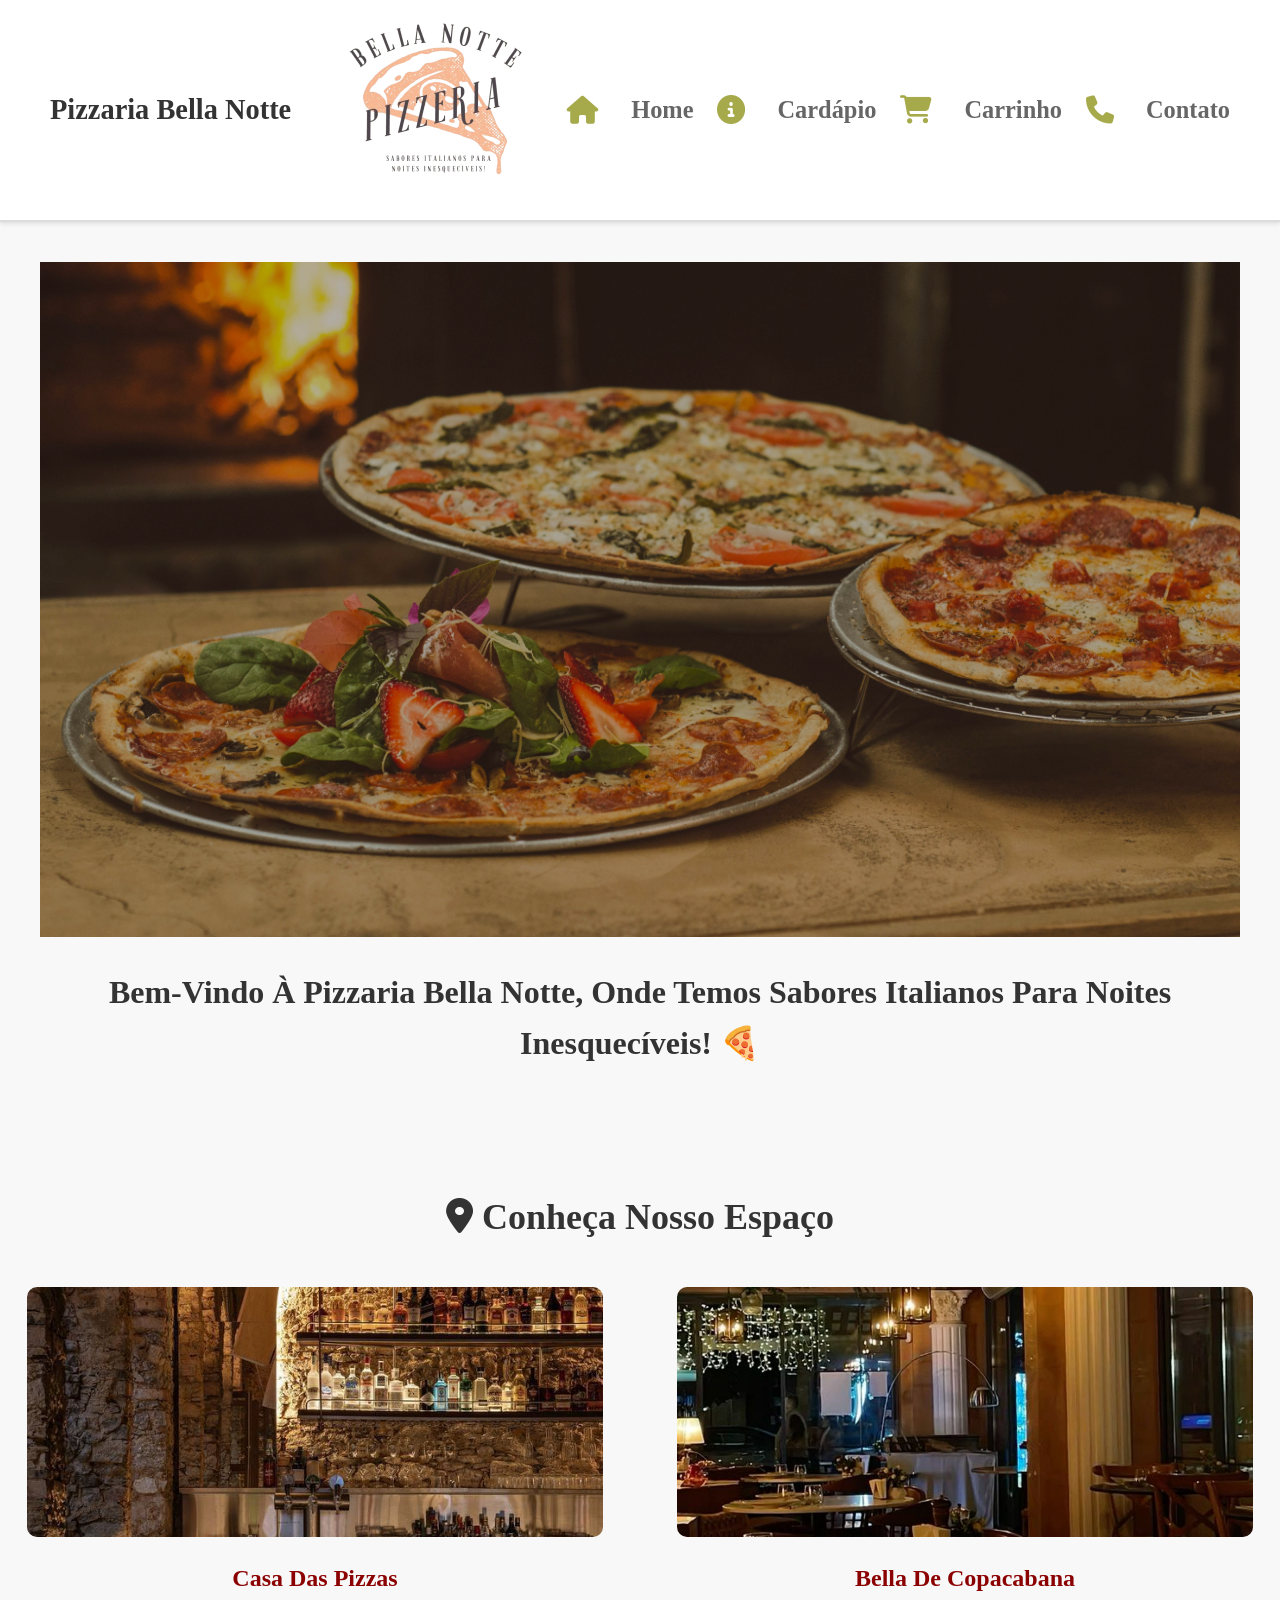
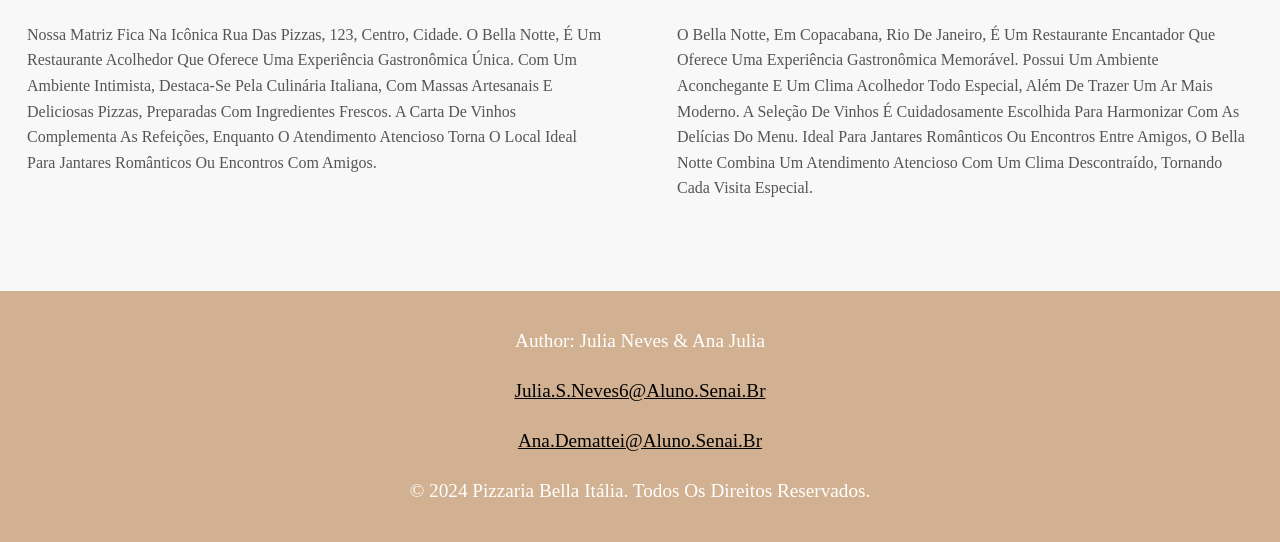
<file: index.html>
<!DOCTYPE html>
<html lang="pt-br">

<head>
    <meta charset="UTF-8">
    <meta name="viewport" content="width=device-width, initial-scale=1.0">
    <link rel="stylesheet" href="assets/style.index.css" />
    <title>Bella Notte</title>
    <link rel="stylesheet" href="https://cdnjs.cloudflare.com/ajax/libs/font-awesome/6.6.0/css/all.min.css">
</head>

<body>
    <header>
        <input type="checkbox" name="" id="toggler">
        <label for="toggler" class="fas fa-bars"></label>
        <a href="#" class="logo">Pizzaria Bella Notte</a>
        <img class="logo" src="imagens/icone.png" alt="logo Pizzaria" />
        <nav>
            <div class="icons">
                <i class="fa-solid fa-house"></i> <a href="index.html">Home</a>
                <i class="fa-solid fa-circle-info"></i> <a href="menu.html">Cardápio</a>
                <i class="fa-solid fa-cart-shopping"></i> <a href="carrinho.html">Carrinho</a>
                <i class="fa-solid fa-phone"></i> <a href="contato.html">Contato</a>
            </div>
        </nav>
    </header>

    <section class="home" id="home">
        <div class="container">
            <img src="imagens/PizzaFundo.jpg" alt="Pizza Fundo">
        </div>
        <div class="text">
            <h1>Bem-vindo à Pizzaria Bella Notte, onde temos sabores italianos para noites inesquecíveis! 🍕</h1>
        </div>
    </section>

    <section class="casas-section" id="casas">
        <h2><i class="fa-solid fa-map-marker-alt"></i> Conheça nosso espaço</h2>
        <div class="casas">
            <div class="casa">
                <img src="imagens/fundoLugar.jpg" alt="Rua das Pizzas">
                <h3>Casa das Pizzas</h3>
                <p>Nossa matriz fica na icônica Rua das Pizzas, 123, Centro, Cidade. O Bella Notte, é um restaurante
                    acolhedor que oferece uma experiência gastronômica única. Com um ambiente intimista, destaca-se pela
                    culinária italiana, com massas artesanais e deliciosas pizzas, preparadas com ingredientes frescos.
                    A carta de vinhos complementa as refeições, enquanto o atendimento atencioso torna o local ideal
                    para jantares românticos ou encontros com amigos.</p>
            </div>

            <div class="casa">
                <img src="imagens/fundoLugar2.jpg" alt="Lugar chique">
                <h3>Bella de Copacabana</h3>
                <p>O Bella Notte, em Copacabana, Rio de Janeiro, é um restaurante encantador que oferece uma experiência
                    gastronômica memorável. Possui um ambiente aconchegante e um clima acolhedor todo especial, além de
                    trazer um ar mais moderno. A seleção de vinhos é cuidadosamente escolhida para harmonizar com as
                    delícias do menu. Ideal para jantares românticos ou encontros entre amigos, o Bella Notte combina um
                    atendimento atencioso com um clima descontraído, tornando cada visita especial.</p>
            </div>
        </div>
    </section>
    <footer>
        <p>Author: Julia Neves & Ana Julia</p>
        <p><a href="mailto:hege@example.com">julia.s.neves6@aluno.senai.br</a></p>
        <p><a href="mailto:hege@example.com">ana.demattei@aluno.senai.br</a></p>
        <p>&copy; 2024 Pizzaria Bella Itália. Todos os direitos reservados.</p>
    </footer>
</body>

</html>
</file>
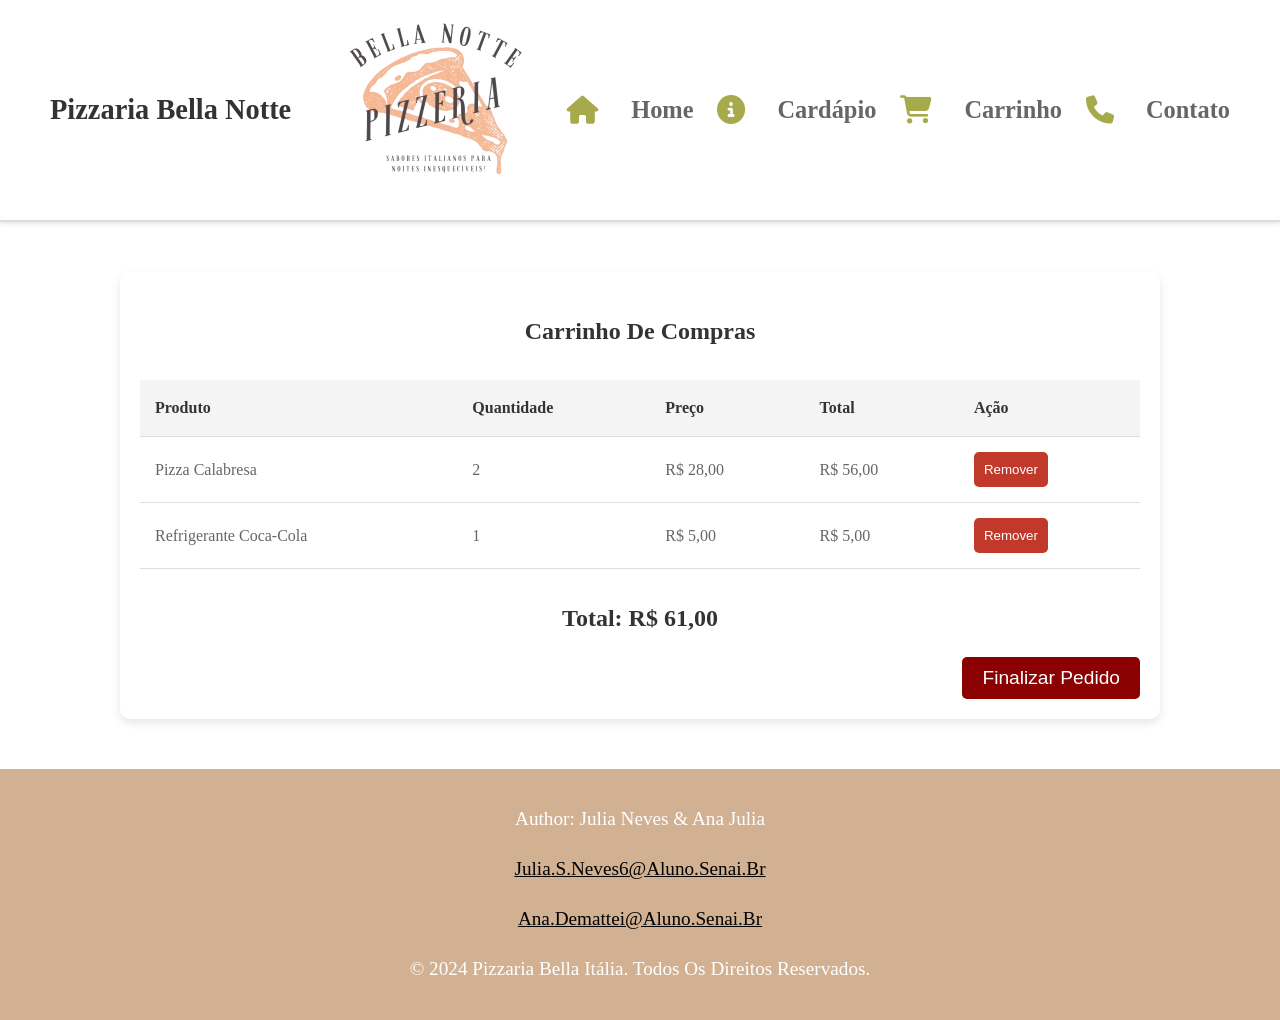
<file: carrinho.html>
<!DOCTYPE html>
<html lang="pt-br">

<head>
    <meta charset="UTF-8">
    <meta name="viewport" content="width=device-width, initial-scale=1.0">
    <title>Carrinho de Compras</title>
    <link rel="stylesheet" href="assets/style.index.css" />
    <link rel="stylesheet" href="https://cdnjs.cloudflare.com/ajax/libs/font-awesome/6.6.0/css/all.min.css">
</head>

<body>

    <header>
        <input type="checkbox" name="" id="toggler">
        <label for="toggler" class="fas fa-bars"></label>
        <a href="#" class="logo">Pizzaria Bella Notte</a>
        <img class="logo" src="imagens/icone.png" alt="logo Pizzaria" />
        <nav>
            <div class="icons">
                <i class="fa-solid fa-house"></i> <a href="index.html">Home</a>
                <i class="fa-solid fa-circle-info"></i> <a href="menu.html">Cardápio</a>
                <i class="fa-solid fa-cart-shopping"></i> <a href="carrinho.html">Carrinho</a>
                <i class="fa-solid fa-phone"></i> <a href="contato.html">Contato</a>
            </div>
        </nav>
    </header>
    <main>
        <section class="cart-section">
            <h1>Carrinho de Compras</h1>
            <table class="cart-table">
                <thead>
                    <tr>
                        <th>Produto</th>
                        <th>Quantidade</th>
                        <th>Preço</th>
                        <th>Total</th>
                        <th>Ação</th>
                    </tr>
                </thead>
                <tbody>
                    <tr>
                        <td>Pizza Calabresa</td>
                        <td>2</td>
                        <td>R$ 28,00</td>
                        <td>R$ 56,00</td>
                        <td><button class="remove-item">Remover</button></td>
                    </tr>
                    <tr>
                        <td>Refrigerante Coca-Cola</td>
                        <td>1</td>
                        <td>R$ 5,00</td>
                        <td>R$ 5,00</td>
                        <td><button class="remove-item">Remover</button></td>
                    </tr>
                </tbody>
            </table>

            <div class="cart-summary">
                <h3>Total: R$ 61,00</h3>
                <button class="finalize-order">Finalizar Pedido</button>
            </div>
        </section>
    </main>
    <footer>
        <p>Author: Julia Neves & Ana Julia</p>
        <p><a href="mailto:hege@example.com">julia.s.neves6@aluno.senai.br</a></p>
        <p><a href="mailto:hege@example.com">ana.demattei@aluno.senai.br</a></p>
        <p>&copy; 2024 Pizzaria Bella Itália. Todos os direitos reservados.</p>
    </footer>
</body>

</html>
</file>
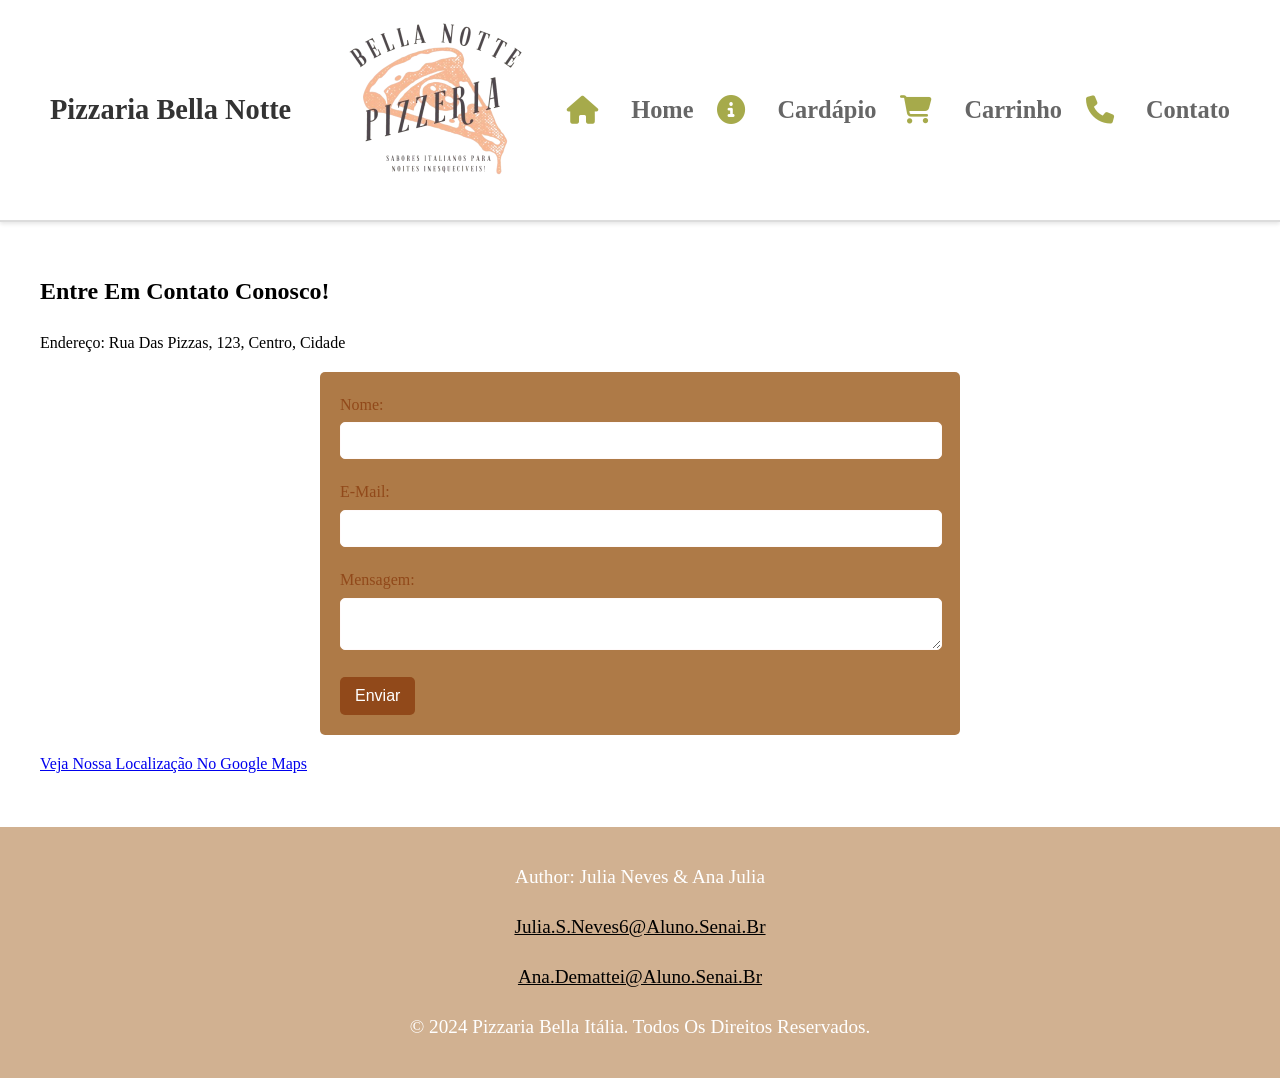
<file: contato.html>
<!DOCTYPE html>
<html lang="en">

<head>
    <meta charset="UTF-8">
    <meta name="viewport" content="width=device-width, initial-scale=1.0">
    <link rel="stylesheet" href="assets/style.index.css" />
    <title>Bella Notte</title>
    <link rel="stylesheet" href="https://cdnjs.cloudflare.com/ajax/libs/font-awesome/6.6.0/css/all.min.css">
</head>


<body>
    <header>
        <input type="checkbox" name="" id="toggler">
        <label for="toggler" class="fas fa-bars"></label>
        <a href="#" class="logo">Pizzaria Bella Notte</a>
        <img class="logo" src="imagens/icone.png" alt="logo Pizzaria" />
        <nav>
            <div class="icons">
                <i class="fa-solid fa-house"></i> <a href="index.html">Home</a>
                <i class="fa-solid fa-circle-info"></i> <a href="menu.html">Cardápio</a>
                <i class="fa-solid fa-cart-shopping"></i> <a href="carrinho.html">Carrinho</a>
                <i class="fa-solid fa-phone"></i> <a href="contato.html">Contato</a>
            </div>
        </nav>
    </header>
    <main>
    <section class="contato">
        <h2>Entre em contato conosco!</h2>
        <p>Endereço: Rua das Pizzas, 123, Centro, Cidade</p>
        <form action="#" method="POST">
            <label for="nome">Nome:</label>
            <input type="text" id="nome" name="nome" required>
            <label for="email">E-mail:</label>
            <input type="email" id="email" name="email" required>

            <label for="mensagem">Mensagem:</label>
            <textarea id="mensagem" name="mensagem" required></textarea>

            <button type="submit">Enviar</button>
        </form>
        <p><a href="https://www.google.com/maps" target="_blank">Veja nossa localização no Google Maps</a></p>
    </section>
</main>
    <footer>
        <p>Author: Julia Neves & Ana Julia</p>
        <p><a href="mailto:hege@example.com">julia.s.neves6@aluno.senai.br</a></p>
        <p><a href="mailto:hege@example.com">ana.demattei@aluno.senai.br</a></p>
        <p>&copy; 2024 Pizzaria Bella Itália. Todos os direitos reservados.</p>
    </footer>
</body>
</html>
</file>
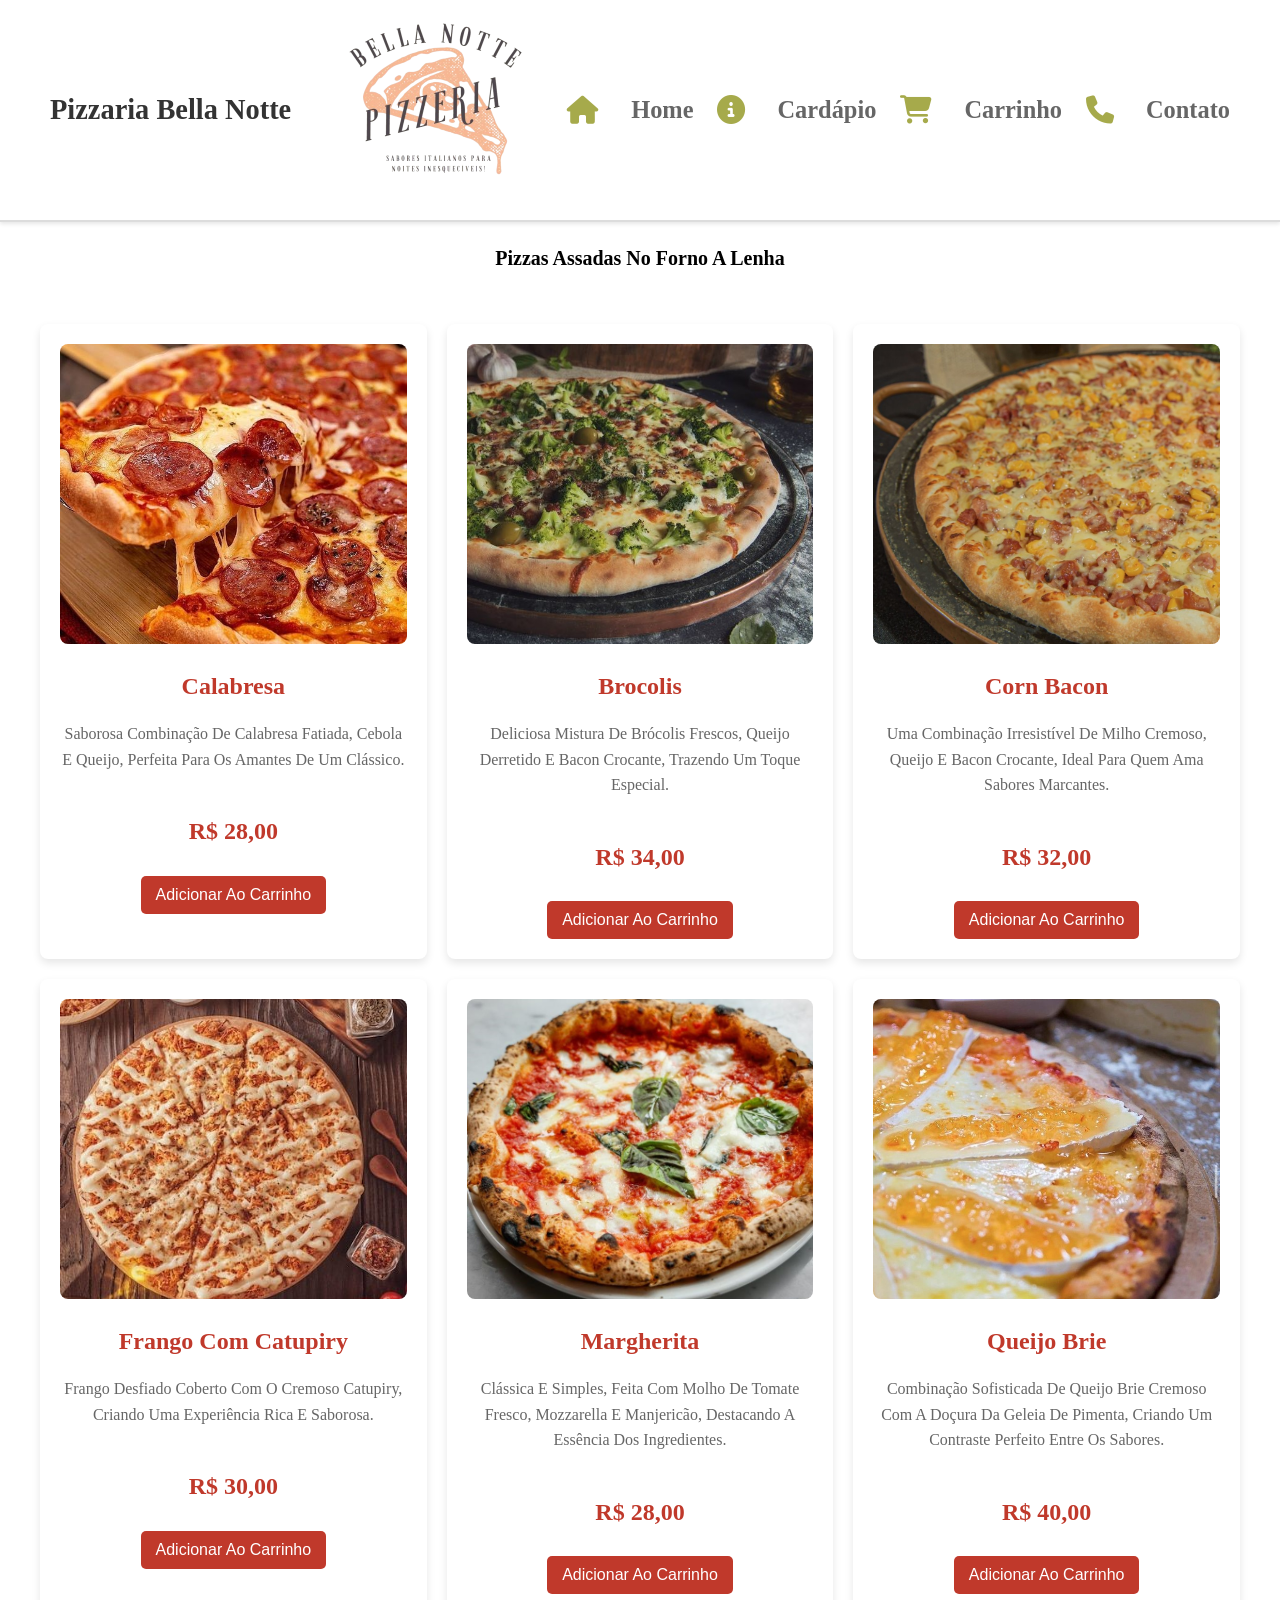
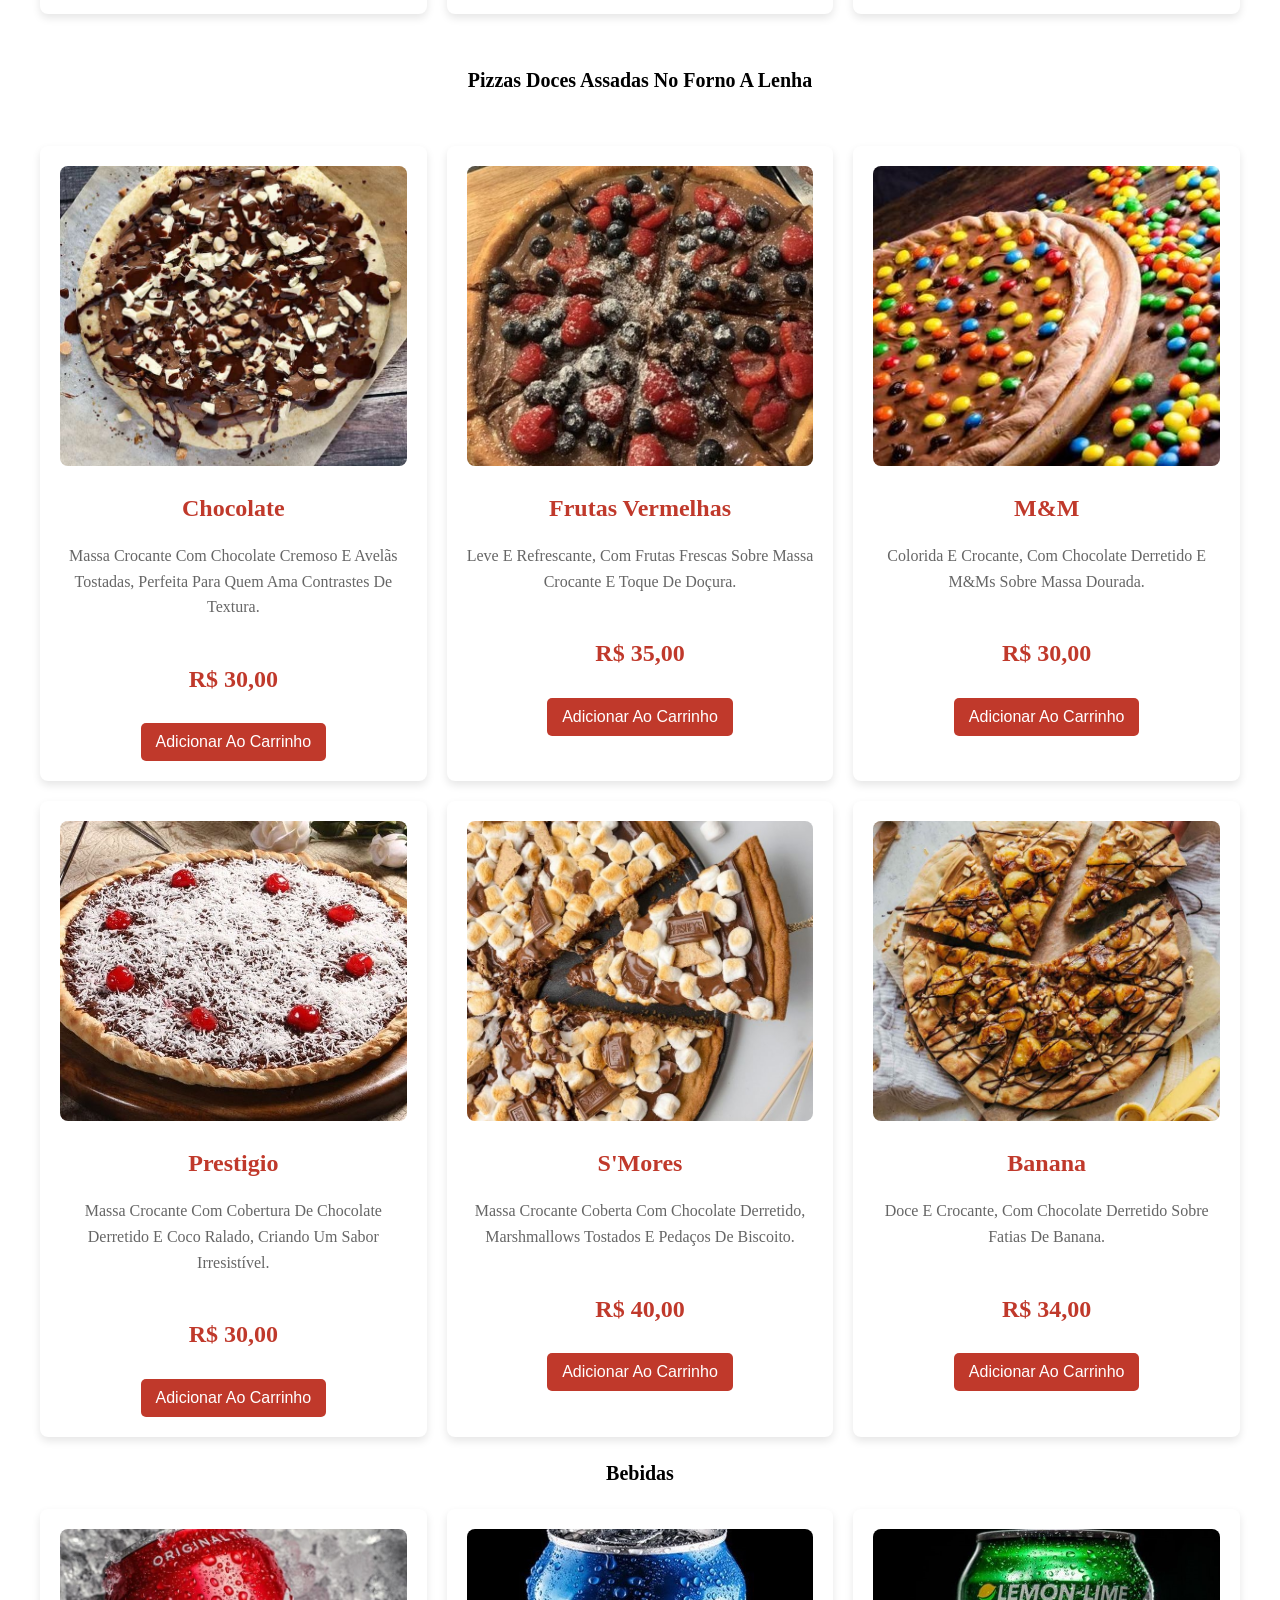
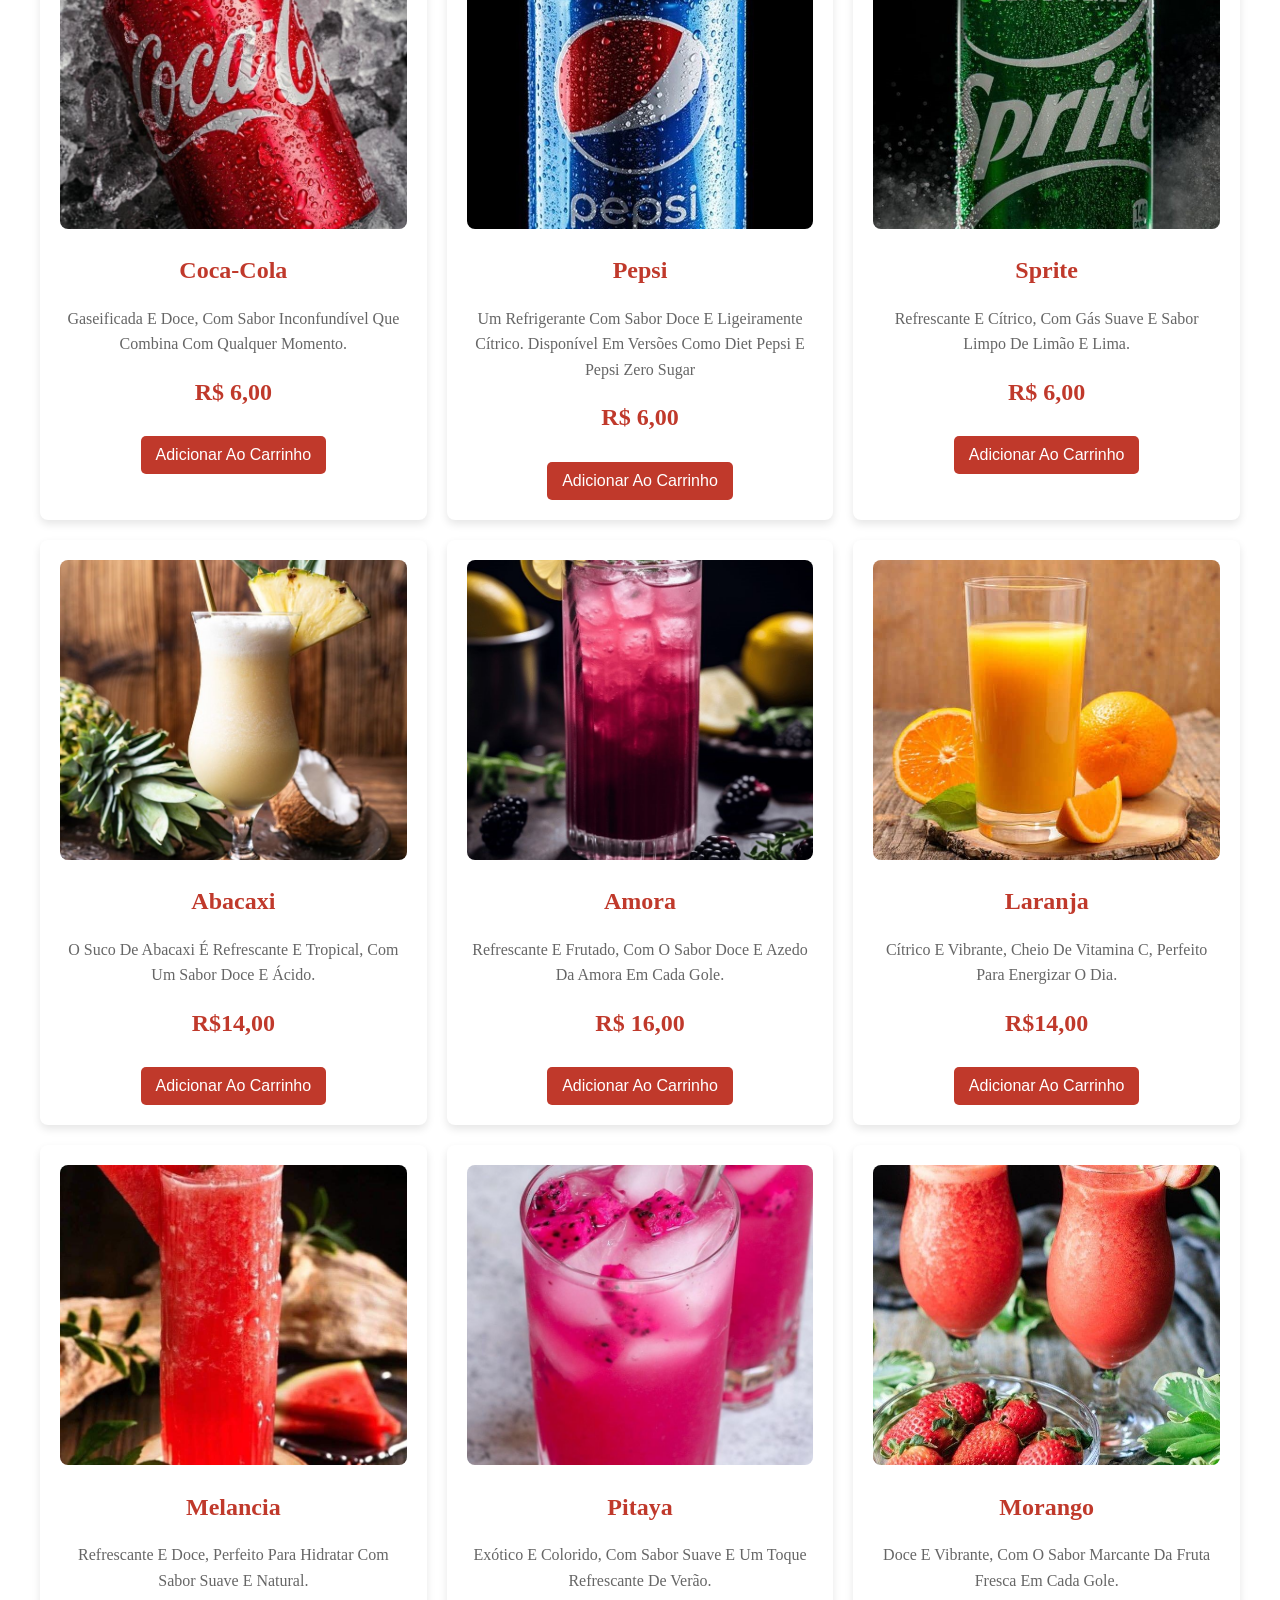
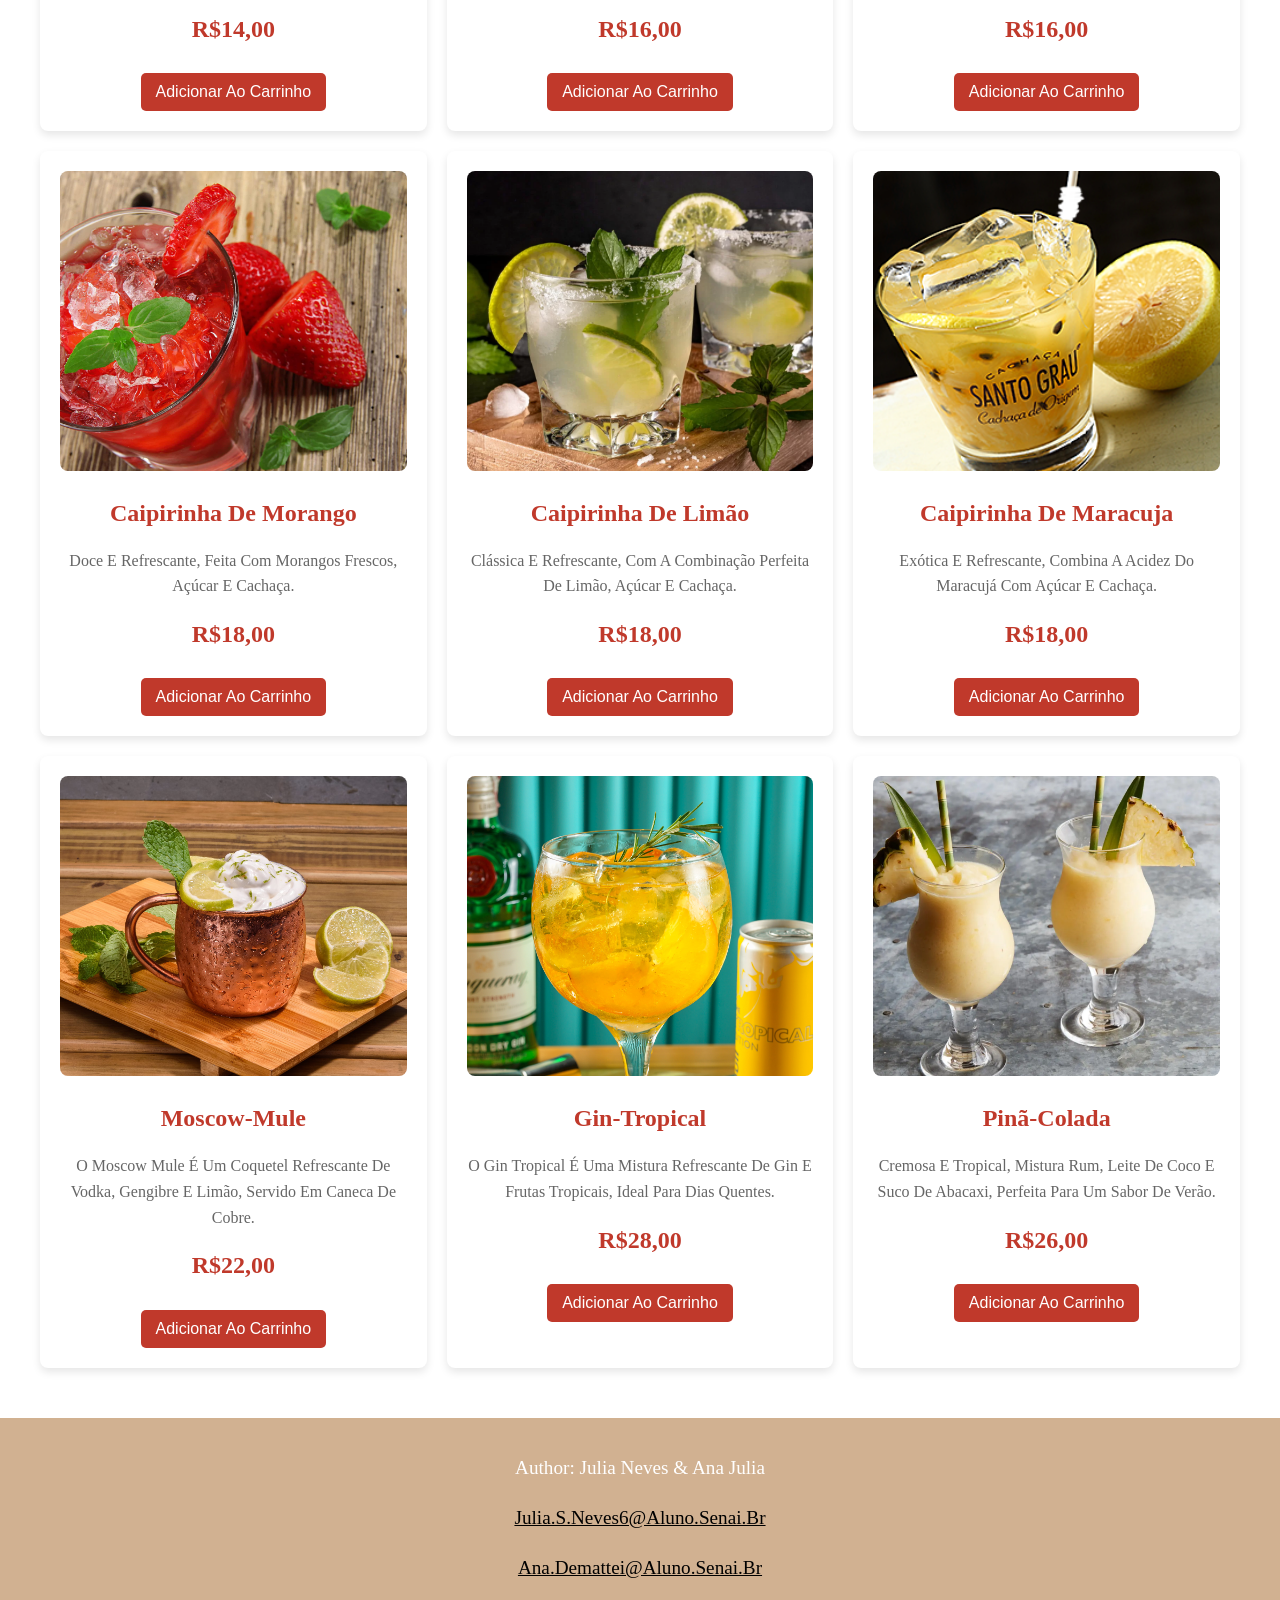
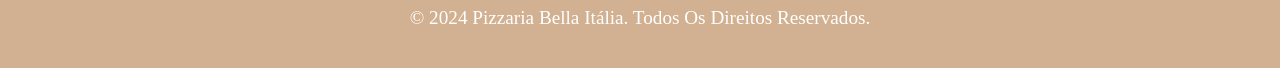
<file: menu.html>
<!DOCTYPE html>
<html lang="pt-br">

<head>
    <meta charset="UTF-8">
    <meta name="viewport" content="width=device-width, initial-scale=1.0">
    <link rel="stylesheet" href="assets/style.index.css" />
    <title>Bella Notte</title>
    <link rel="stylesheet" href="https://cdnjs.cloudflare.com/ajax/libs/font-awesome/6.6.0/css/all.min.css">
</head>

<body>
    <header>
        <input type="checkbox" name="" id="toggler">
        <label for="toggler" class="fas fa-bars"></label>
        <a href="#" class="logo">Pizzaria Bella Notte</a>
        <img class="logo" src="imagens/icone.png" alt="logo Pizzaria" />
        <nav>
            <div class="icons">
                <i class="fa-solid fa-house"></i> <a href="index.html">Home</a>
                <i class="fa-solid fa-circle-info"></i> <a href="menu.html">Cardápio</a>
                <i class="fa-solid fa-cart-shopping"></i> <a href="carrinho.html">Carrinho</a>
                <i class="fa-solid fa-phone"></i> <a href="contato.html">Contato</a>
            </div>
        </nav>
    </header>
    <h3>Pizzas assadas no forno a lenha</h3>
    <main>
        <section class="menu-section">

            <div class="pizza-grid">
                <div class="pizza-item">
                    <img src="imagens/Calabresa.jpg" alt="Pizza Clássica">
                    <h3>Calabresa</h3>
                    <p>Saborosa combinação de calabresa fatiada, cebola e queijo, perfeita para os amantes de um
                        clássico.</p>
                    <h3>R$ 28,00</h3>
                    <button>Adicionar ao Carrinho</button>
                </div>
                <div class="pizza-item">
                    <img src="imagens/Brocolis.jpg" alt="Pizza Brocolis">
                    <h3>Brocolis</h3>
                    <p>Deliciosa mistura de brócolis frescos, queijo derretido e bacon crocante, trazendo um toque
                        especial.</p>
                    <h3>R$ 34,00</h3>
                    <button>Adicionar ao Carrinho</button>
                </div>
                <div class="pizza-item">
                    <img src="imagens/Corn Bacon.jpg" alt="Pizza Corn Bacon">
                    <h3>Corn Bacon</h3>
                    <p>Uma combinação irresistível de milho cremoso, queijo e bacon crocante, ideal para quem ama
                        sabores marcantes.</p>
                    <h3>R$ 32,00</h3>
                    <button>Adicionar ao Carrinho</button>
                </div>
                <div class="pizza-item">
                    <img src="imagens/Frango.jpg" alt="Pizza Frango">
                    <h3>Frango com catupiry</h3>
                    <p>Frango desfiado coberto com o cremoso catupiry, criando uma experiência rica e saborosa.</p>
                    <h3>R$ 30,00</h3>
                    <button>Adicionar ao Carrinho</button>
                </div>
                <div class="pizza-item">
                    <img src="imagens/Pizza Margherita .jpg" alt="Pizza Margherita">
                    <h3>Margherita</h3>
                    <p>Clássica e simples, feita com molho de tomate fresco, mozzarella e manjericão, destacando a
                        essência dos ingredientes.</p>
                    <h3>R$ 28,00</h3>
                    <button>Adicionar ao Carrinho</button>
                </div>
                <div class="pizza-item">
                    <img src="imagens/Queijo Brie .jpg" alt="Pizza Queijo Brie">
                    <h3>Queijo Brie</h3>
                    <p>Combinação sofisticada de queijo brie cremoso com a doçura da geleia de pimenta, criando um
                        contraste perfeito entre os sabores.</p>
                    <h3>R$ 40,00</h3>
                    <button>Adicionar ao Carrinho</button>
                </div>
        </section>
    </main>
</body>

</html>
<h3>Pizzas Doces assadas no forno a lenha</h3>
<main>
    <section class="menu-section">
        <div class="pizza-grid">
            <div class="pizza-item">
                <img src="imagens/Chocolate Hazelnut Pizza.jpg" alt="Pizza Clássica">
                <h3>Chocolate</h3>
                <p>Massa crocante com chocolate cremoso e avelãs tostadas, perfeita para quem ama contrastes de textura.
                </p>
                <h3>R$ 30,00</h3>
                <button>Adicionar ao Carrinho</button>
            </div>
            <div class="pizza-item">
                <img src="imagens/Frutas.jpg" alt="Pizza de frutas vemelhas">
                <h3>frutas vermelhas</h3>
                <p>Leve e refrescante, com frutas frescas sobre massa crocante e toque de doçura.</p>
                <h3>R$ 35,00</h3>
                <button>Adicionar ao Carrinho</button>
            </div>
            <div class="pizza-item">
                <img src="imagens/M&M.jpg" alt="Pizza M&M">
                <h3>M&M</h3>
                <p>Colorida e crocante, com chocolate derretido e M&Ms sobre massa dourada.</p>
                <h3>R$ 30,00</h3>
                <button>Adicionar ao Carrinho</button>
            </div>
            <div class="pizza-item">
                <img src="imagens/Prestigio.jpg" alt="Pizza Prestigio">
                <h3>Prestigio</h3>
                <p>Massa crocante com cobertura de chocolate derretido e coco ralado, criando um sabor irresistível.</p>
                <h3>R$ 30,00</h3>
                <button>Adicionar ao Carrinho</button>
            </div>
            <div class="pizza-item">
                <img src="imagens/S'mores .jpg" alt="Pizza S'Mores">
                <h3>S'Mores</h3>
                <p>Massa crocante coberta com chocolate derretido, marshmallows tostados e pedaços de biscoito.</p>
                <h3>R$ 40,00</h3>
                <button>Adicionar ao Carrinho</button>
            </div>
            <div class="pizza-item">
                <img src="imagens/PizzadoceBanana.jpg" alt="Pizza de Banana">
                <h3>Banana</h3>
                <p>Doce e crocante, com chocolate derretido sobre fatias de banana.</p>
                <h3>R$ 34,00</h3>
                <button>Adicionar ao Carrinho</button>
            </div>
    </section>

    <h3>Bebidas</h3>
    <section class="menu-section"></section>
    <div class="pizza-grid">
        <div class="pizza-item">
            <img src="./imagens/Coca-Cola.jpg" alt="Refrigerante de Coca-Cola">
            <h3>Coca-Cola</h3>
            <p>Gaseificada e doce, com sabor inconfundível que combina com qualquer momento.</p>
            <h3>R$ 6,00</h3>
            <button>Adicionar ao Carrinho</button>
        </div>
        <div class="pizza-item">
            <img src="./imagens/Pepsi.jpg" alt="Refrigerante de Pepsi">
            <h3>Pepsi</h3>
            <p>Um refrigerante com sabor doce e ligeiramente cítrico. Disponível em versões como Diet Pepsi e Pepsi Zero
                Sugar</p>
            <h3>R$ 6,00</h3>
            <button>Adicionar ao Carrinho</button>
        </div>
        <div class="pizza-item">
            <img src="./imagens/Sprite.jpg" alt="Refrigerante de Sprite">
            <h3>Sprite</h3>
            <p>Refrescante e cítrico, com gás suave e sabor limpo de limão e lima.</p>
            <h3>R$ 6,00</h3>
            <button>Adicionar ao Carrinho</button>
        </div>
        <div class="pizza-item">
            <img src="./imagens/Abacaxi.jpg" alt="Suco natural de Abacaxi">
            <h3>Abacaxi</h3>
            <p>O suco de abacaxi é refrescante e tropical, com um sabor doce e ácido.</p>
            <h3>R$14,00</h3>
            <button>Adicionar ao Carrinho</button>
        </div>
        <div class="pizza-item">
            <img src="./imagens/Amora.jpg" alt="Suco natural de Amora">
            <h3>Amora</h3>
            <p>Refrescante e frutado, com o sabor doce e azedo da amora em cada gole.</p>
            <h3>R$ 16,00</h3>
            <button>Adicionar ao Carrinho</button>
        </div>
        <div class="pizza-item">
            <img src="./imagens/Laranja.jpg" alt="Suco natural de Laranja">
            <h3>Laranja</h3>
            <p>Cítrico e vibrante, cheio de vitamina C, perfeito para energizar o dia.</p>
            <h3>R$14,00</h3>
            <button>Adicionar ao Carrinho</button>
        </div>
        <div class="pizza-item">
            <img src="./imagens/Melancia.jpg" alt="Suco natural de Melancia">
            <h3>Melancia</h3>
            <p>Refrescante e doce, perfeito para hidratar com sabor suave e natural.</p>
            <h3>R$14,00</h3>
            <button>Adicionar ao Carrinho</button>
        </div>
        <div class="pizza-item">
            <img src="./imagens/pitaya.jpg" alt="Suco natural de Pitaya">
            <h3>Pitaya</h3>
            <p>Exótico e colorido, com sabor suave e um toque refrescante de verão.</p>
            <h3>R$16,00</h3>
            <button>Adicionar ao Carrinho</button>
        </div>
        <div class="pizza-item">
            <img src="./imagens/Suco Morango.jpg" alt="Suco natural de Morango">
            <h3>Morango</h3>
            <p>Doce e vibrante, com o sabor marcante da fruta fresca em cada gole.</p>
            <h3>R$16,00</h3>
            <button>Adicionar ao Carrinho</button>
        </div>
        <div class="pizza-item">
            <img src="./imagens/caipirinha-de-morango.jpg" alt="Caipirinha de Morango">
            <h3>Caipirinha de Morango</h3>
            <p> Doce e refrescante, feita com morangos frescos, açúcar e cachaça.</p>
            <h3>R$18,00</h3>
            <button>Adicionar ao Carrinho</button>
        </div>
        <div class="pizza-item">
            <img src="./imagens/caipirinha-de-limão.jpg" alt="Caipirinha de Limão">
            <h3>Caipirinha de Limão</h3>
            <p>Clássica e refrescante, com a combinação perfeita de limão, açúcar e cachaça.</p>
            <h3>R$18,00</h3>
            <button>Adicionar ao Carrinho</button>
        </div>
        <div class="pizza-item">
            <img src="./imagens/caipirinha-de-maracuja.jpg" alt="Caipirinha de Maracuja">
            <h3>Caipirinha de Maracuja</h3>
            <p>Exótica e refrescante, combina a acidez do maracujá com açúcar e cachaça.</p>
            <h3>R$18,00</h3>
            <button>Adicionar ao Carrinho</button>
        </div>
        <div class="pizza-item">
            <img src="./imagens/moscow-mule.jpg" alt="Moscow-mule">
            <h3>Moscow-mule</h3>
            <p>O Moscow Mule é um coquetel refrescante de vodka, gengibre e limão, servido em caneca de cobre.</p>
            <h3>R$22,00</h3>
            <button>Adicionar ao Carrinho</button>
        </div>
        <div class="pizza-item">
            <img src="./imagens/Gin-tropical.jpg" alt="Gin-tropical">
            <h3>Gin-tropical</h3>
            <p>O gin tropical é uma mistura refrescante de gin e frutas tropicais, ideal para dias quentes.</p>
            <h3>R$28,00</h3>
            <button>Adicionar ao Carrinho</button>
        </div>
        <div class="pizza-item">
            <img src="./imagens/Pinã-Colada.jpg" alt="Pinã-Colada">
            <h3>Pinã-Colada</h3>
            <p>Cremosa e tropical, mistura rum, leite de coco e suco de abacaxi, perfeita para um sabor de verão.</p>
            <h3>R$26,00</h3>
            <button>Adicionar ao Carrinho</button>
        </div>
        </section>
</main>
<footer>
    <p>Author: Julia Neves & Ana Julia</p>
    <p><a href="mailto:hege@example.com">julia.s.neves6@aluno.senai.br</a></p>
    <p><a href="mailto:hege@example.com">ana.demattei@aluno.senai.br</a></p>
    <p>&copy; 2024 Pizzaria Bella Itália. Todos os direitos reservados.</p>
</footer>
</body>

</html>
</file>
<file: assets/style.index.css>
html {
    scroll-behavior: smooth;
    scroll-padding-top: 6rem;
    overflow-x: hidden;
}

header .logo {
    font-size: 3rem;
    color: #333;
    font-weight: bolder;
    font-size: 28.4px;
}

header .logo span {
    color: var(--pink);
}

header .navbar {
    display: flex;
    gap: 1.5rem;
}

header .navbar a {
    font-size: 24.4px;
    padding: 0 1.5rem;
    color: #666;
    font-weight: bold;
    transition: color 0.3s ease;
}

header .navbar a:hover {
    color: var(--pink);
}

header .icons {
    display: flex;
    gap: 1.5rem;
}

header .icons i {
    font-size: 28.1px;
    color: #858b0abb;
    cursor: pointer;
    transition: color 0.3s ease;
}

header .icons i:hover {
    color: var(#ffa600);
}

header .fa-bars {
    font-size: 3rem;
    color: #333;
    border-radius: 50%;
    padding: 0.5rem 1.5rem;
    cursor: pointer;
    border: 1rem solid rgba(0, 0, 0, 0.3);
    display: none;
    font-size: 24.4px;
}

header #toggler {
    display: none;
}

@media (max-width: 991px) {
    html {
        font-size: 60%;
    }

    header .fa-bars {
        display: block;
    }

    header .navbar {
        position: absolute;
        top: 100%;
        margin-left: 0;
        right: 0;
        background: #eee;
        border-top: 1rem solid rgba(0, 0, 0, 0.1);
        display: none;
    }

    header #toggler:checked ~ .navbar {
        display: flex;
        flex-direction: column;
        background: #fff;
    }

    header .navbar a {
        padding: 3rem;
        font-size: 24.4px;
        display: block;
    }
}

.title {
    margin-left: 40%;
    margin-top: 5%;
    margin-bottom: 5%;
}

.container {
    display: flex;
    align-items: center;
    
}

.container img {
    width: 100%;
    height: 100%;
    object-fit: cover;
    filter: brightness(70%);
}


.text {
    flex: 1;
}

.text h1 {
    font-size: 2rem;
    margin-bottom: 10px;
}

.text p {
    font-size: 1.3rem;
    line-height: 1.5;
    color: #333;
}

form {
    max-width: 600px;
    margin: 0 auto;
    background-color: #ae7a47;
    padding: 20px;
    border-radius: 5px;
}

form fieldset {
    border: 1px dashed snow;
    padding: 10px;
    margin-bottom: 10px;
}

form label {
    display: block;
    margin-bottom: 5px;
    color: #91491a;
}

form legend {
    padding: 0 10px;
    font-weight: bold;
    color: blueviolet;
}

form input[type="text"],
form input[type="email"],
form select,
form textarea {
    width: calc(100% - 20px);
    padding: 10px;
    margin-bottom: 20px;
    border: 1px solid snow;
    border-radius: 5px;
}

form button {
    cursor: pointer;
    background-color: #91491a;
    color: rgb(255, 255, 255);
    border: none;
    padding: 10px 15px;
    border-radius: 5px;
    font-size: 16px;
}

form button:hover {
    background-color: #740005;
}

.circular-image {
    text-align: center;
}

.circular-image img {
    border-radius: 60%;
    width: 150px;
    height: 150px;
}

footer {
    text-align: center;
    padding: 1rem;
    background-color: #b88654a4;
}

footer p {
    color: #ffffff;
    font-size: 1.2rem;
}

.centralize-link {
    display: block;
    text-align: center;
    color: #ff69b4;
    font-size: 18px;
    margin: 20px auto;
    text-decoration: none;
}

.centralize-link:hover {
    color: #ff1493;
    text-decoration: underline;
}

.centralize-text {
    text-align: center;
    color: #000;
    font-size: 1.5rem;
    margin: 20px auto;
    font-family: Arial, sans-serif;
}

.centralize-text:hover {
    color: #ff1493;
}

.logo {
    width: 250px;
    animation: spin 2s;
    align-content: center;
}

@keyframes spin {
    from {
        transform: rotate(0deg);
    }
    to {
        transform: rotate(360deg);
    }
}

header {
    border-bottom: 2px solid #dcdcdc;
}

nav ul {
    display: flex;
    justify-content: center;
    list-style-type: none;
}

nav ul li {
    margin: 0 15px;
}

nav ul li a {
    text-decoration: none;
    color: #000;
    font-weight: bold;
    padding: 10px 20px;
    align-items: center;
}

nav ul li a:hover {
    color: #c0392b;
    border-bottom: 2px solid #c0392b;
}

main {
    max-width: 1200px;
    margin: 50px auto;
    padding: 0 20px;
}

.menu-section h1 {
    text-align: center;
    font-size: 2.5em;
    color: #333;
    margin-bottom: 10px;
}

.menu-section p {
    text-align: center;
    margin-bottom: 40px;
}

.pizza-grid {
    display: grid;
    grid-template-columns: repeat(3, 1fr);
    gap: 20px;
}

.pizza-item {
    text-align: center;
    background-color: #fff;
    padding: 20px;
    border-radius: 8px;
    box-shadow: 0 4px 8px rgba(0, 0, 0, 0.1);
}

.pizza-item img {
    max-width: 100%;
    width: 100%; /* Define a largura máxima para todas as imagens */
    height: 300px; /* Define uma altura fixa */
    object-fit: cover; /* Faz com que a imagem se ajuste ao tamanho do contêiner, cortando se necessário */
    border-radius: 8px;
}

.pizza-item h3 {
    font-size: 1.5em;
    color: #c0392b;
    margin: 15px 0;
}

.pizza-item p {
    font-size: 1em;
    color: #666;
}

.img {
    width: 400px;
    height: 400px;
}

body {
    line-height: 1.6;
}

.logo {
    text-decoration: none;
}

.logo img {
    height: 50px;
}

nav {
    display: flex;
}

.icons {
    display: flex;
    align-items: center;
}

.icons a {
    transition: color 0.3s;
}

.icons a:hover {
    color: #807e2a; /* Hover color */
}

.image img {
    display: flex;
    width: 100px;
    justify-content: center;
    align-items: center;
    background-repeat: no-repeat;
    background-position: center;
    background-size: cover;
}

.text {
    margin-top: 10px;
}

.text h1 {
    font-size: 2.5em;
    color: #333;
}

.text p {
    font-size: 1.2em;
    color: #666;
}
/* Estilos Responsivos */
@media (max-width: 600px) {
    .text h1 {
        font-size: 2em;
    }

    .text p {
        font-size: 1em;
    }
}
a {
    margin: 20px 0; 
    grid-template-columns: repeat(3, 1fr);
    gap: 20px;
    justify-content: center; /* Centraliza o grid das imagens */
    margin-top: 20px;
}
h3 {
    text-align: center;
    font-size: 20px;
}
header nav .icons a {
    text-decoration: none;
    margin-left: 8px;
}
.casas-section h2 {
    font-family: 'Times New Roman', serif;
}
.casas-section p {
    font-size: 16px;
    color: #666;
    margin-bottom: 30px;
}
.casas {
    display: flex;
    justify-content: space-around;
    gap: 20px;
    padding: 20px 0;
}

.casa {
    width: 45%;
}


.casa h3 {
    margin-top: 15px;
    font-size: 24px;
    color: #8b0000;
}

.casa p {
    font-size: 14px;
    color: #555;
    line-height: 1.6;
}

.pedido {
    text-align: center;
    padding: 30px 0;
    background-color: #fff;
}

.btn-pedido {
    background-color: #8b0000;
    color: white;
    padding: 15px 25px;
    text-decoration: none;
    border-radius: 50px;
    font-size: 18px;
}

.btn-pedido:hover {
    background-color: #a52a2a;
}

* {
    outline: none;
    text-transform: capitalize;
}

body {
    margin: 0;
    padding: 0;
    background-color: #ffffff;
}

header {
    display: flex;
    justify-content: space-between;
    align-items: center;
    padding: 20px 50px;
    background-color: #FFFFFF;
    box-shadow: 0px 2px 4px rgba(0, 0, 0, 0.1);
    height: 180px;
    position: relative;
}

header .logo {
    font-size: 28.4px;
    font-weight: bolder;
    color: #333;
}

header nav {
    display: flex;
}

header .icons {
    display: flex;
    gap: 1.5rem;
}


header .icons a {
    font-size: 24.4px;
    color: #666;
    font-weight: bold;
}

.home {
    display: flex;
    flex-direction: column;
    align-items: center;
    text-align: center;
    padding: 40px 20px;
    background-color: #f8f8f8;
}

.container img {
    width: 100%;
    max-width: 1200px;
    height: auto;
    filter: brightness(70%);
}

.text h1 {
    font-size: 2rem;
    margin-top: 20px;
}

.casas-section {
    padding: 40px 0;
    background-color: #f8f8f8;
}

.casas-section h2 {
    font-size: 36px;
    margin-bottom: 20px;
    text-align: center;
    color: #333;
}

.casas {
    display: flex;
    justify-content: space-around;
    gap: 20px;
}

.casa {
    width: 45%;
    text-align: left;
}

.casa img {
    width: 100%;
    height: 250px;
    object-fit: cover;
    border-radius: 10px;
}

.casa h3 {
    margin-top: 15px;
    font-size: 24px;
    color: #8b0000;
}

.casa p {
    font-size: 16px;
    color: #555;
    line-height: 1.6;
}

footer a {
    color: #000;
}

@media (max-width: 768px) {
    .casas {
        flex-direction: column;
        align-items: center;
    }

    .casa {
        width: 80%;
    }
}

/*adicionar ao carrinho*/

.pizza-item button {
    background-color: #c0392b;
    color: white;
    padding: 10px 15px;
    border: none;
    border-radius: 5px;
    font-size: 16px;
    cursor: pointer;
    margin-top: 10px;
}

.pizza-item button:hover {
    background-color: #e74c3c;
}

/*página do carrinho*/

.cart-section {
    max-width: 1000px;
    margin: 50px auto;
    padding: 20px;
    background-color: #ffffff;
    border-radius: 10px;
    box-shadow: 0 4px 8px rgba(0, 0, 0, 0.1);
}

.cart-section h1 {
    text-align: center;
    margin-bottom: 30px;
    color: #333;
}

.cart-table {
    width: 100%;
    border-collapse: collapse;
    margin-bottom: 30px;
}

.cart-table th, .cart-table td {
    padding: 15px;
    text-align: left;
    border-bottom: 1px solid #ddd;
}

.cart-table th {
    background-color: #f4f4f4;
    color: #333;
}

.cart-table td {
    color: #666;
}

.cart-summary {
    text-align: right;
}

.cart-summary h3 {
    margin-bottom: 20px;
    font-size: 1.5rem;
    color: #333;
}

.finalize-order {
    padding: 10px 20px;
    background-color: #8b0000;
    color: white;
    border: none;
    border-radius: 5px;
    cursor: pointer;
    font-size: 1.2rem;
}

.finalize-order:hover {
    background-color: #a52a2a;
}

.remove-item {
    background-color: #c0392b;
    color: white;
    border: none;
    padding: 10px;
    cursor: pointer;
    border-radius: 5px;
}

.remove-item:hover {
    background-color: #e74c3c;
}
</file>
